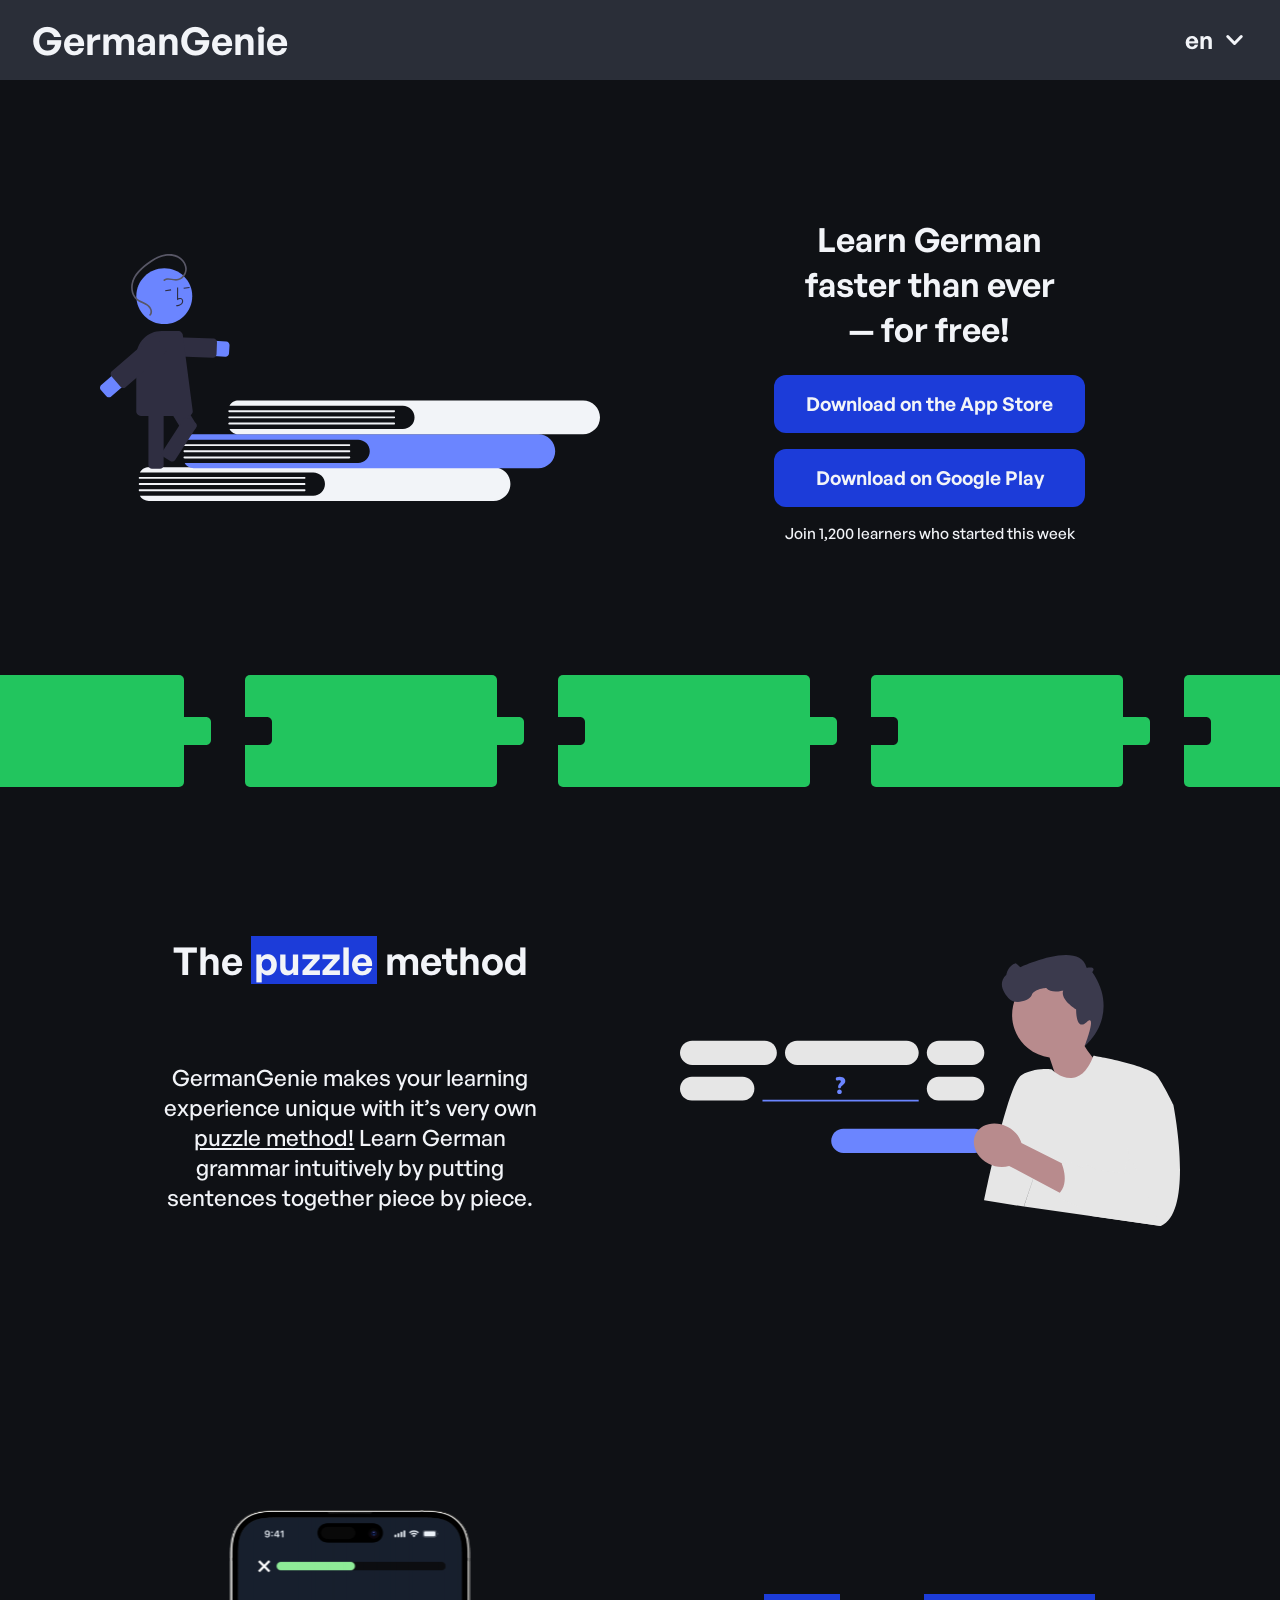
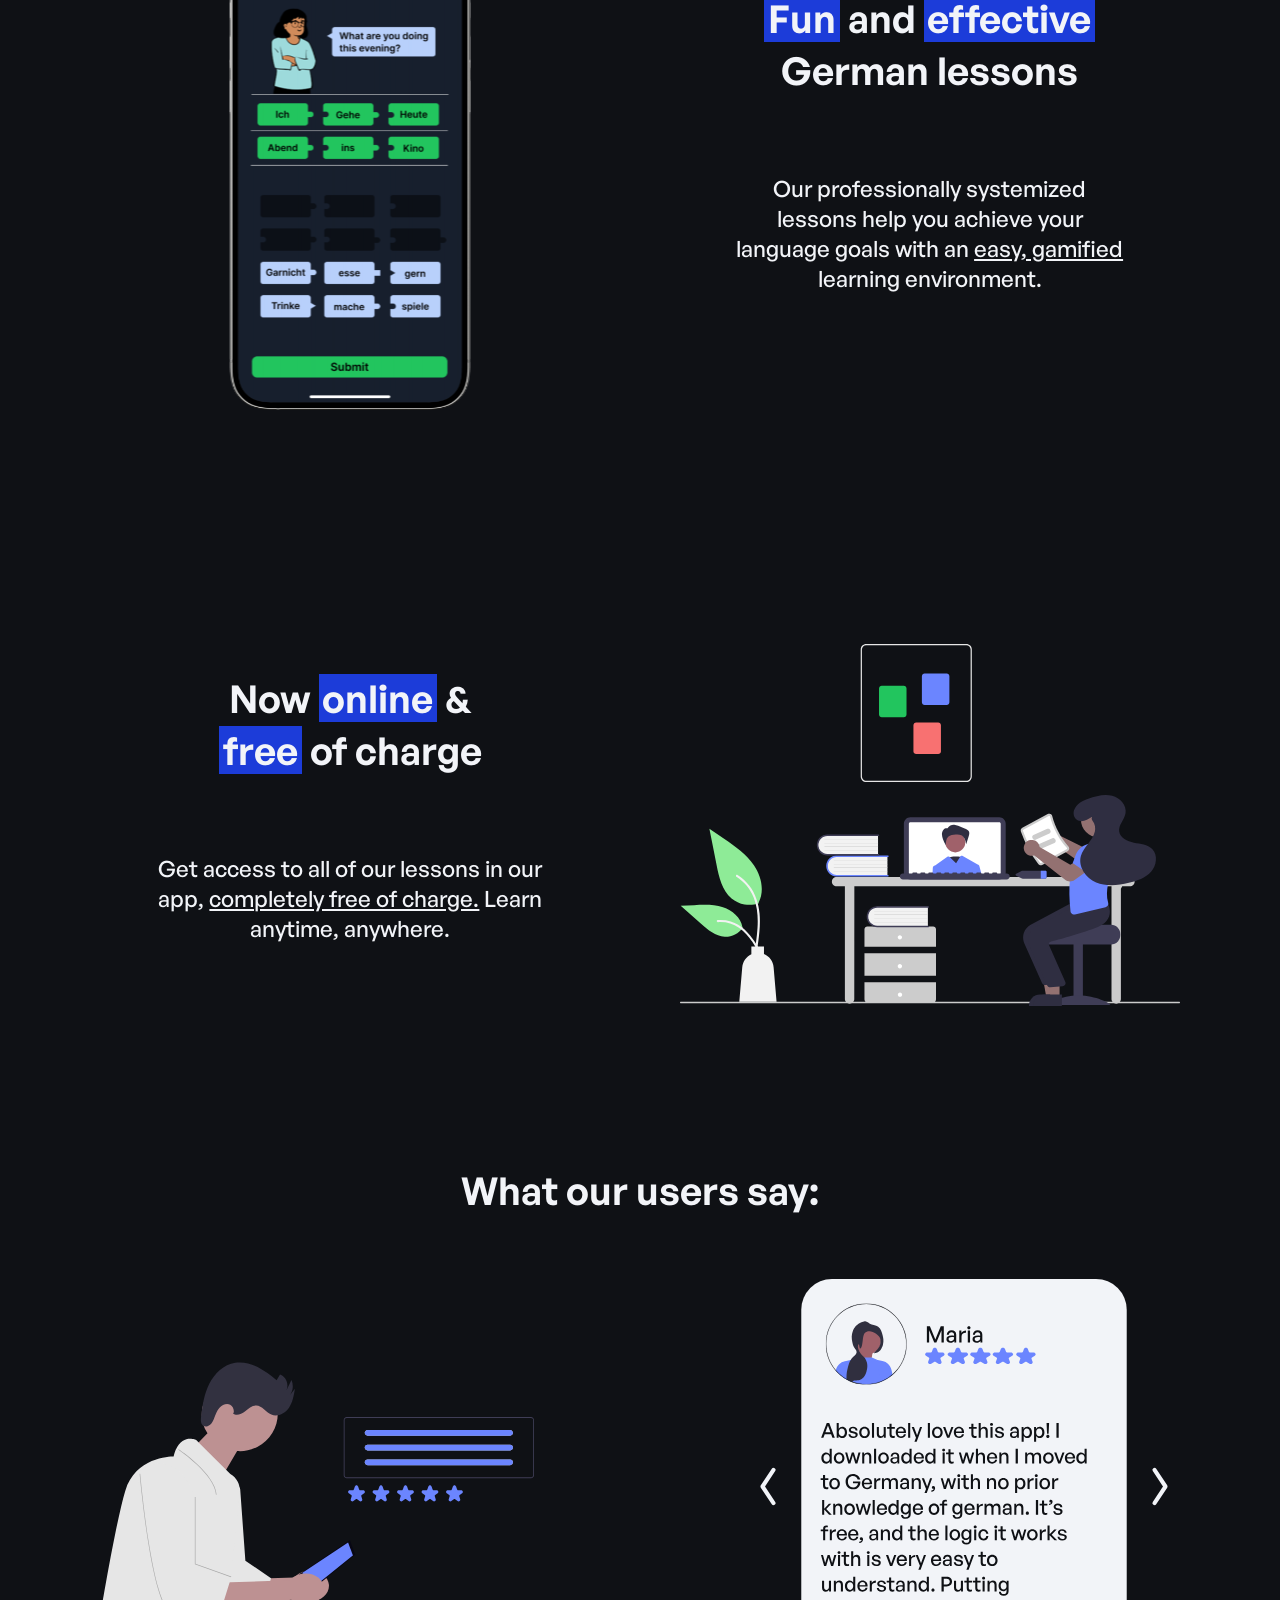
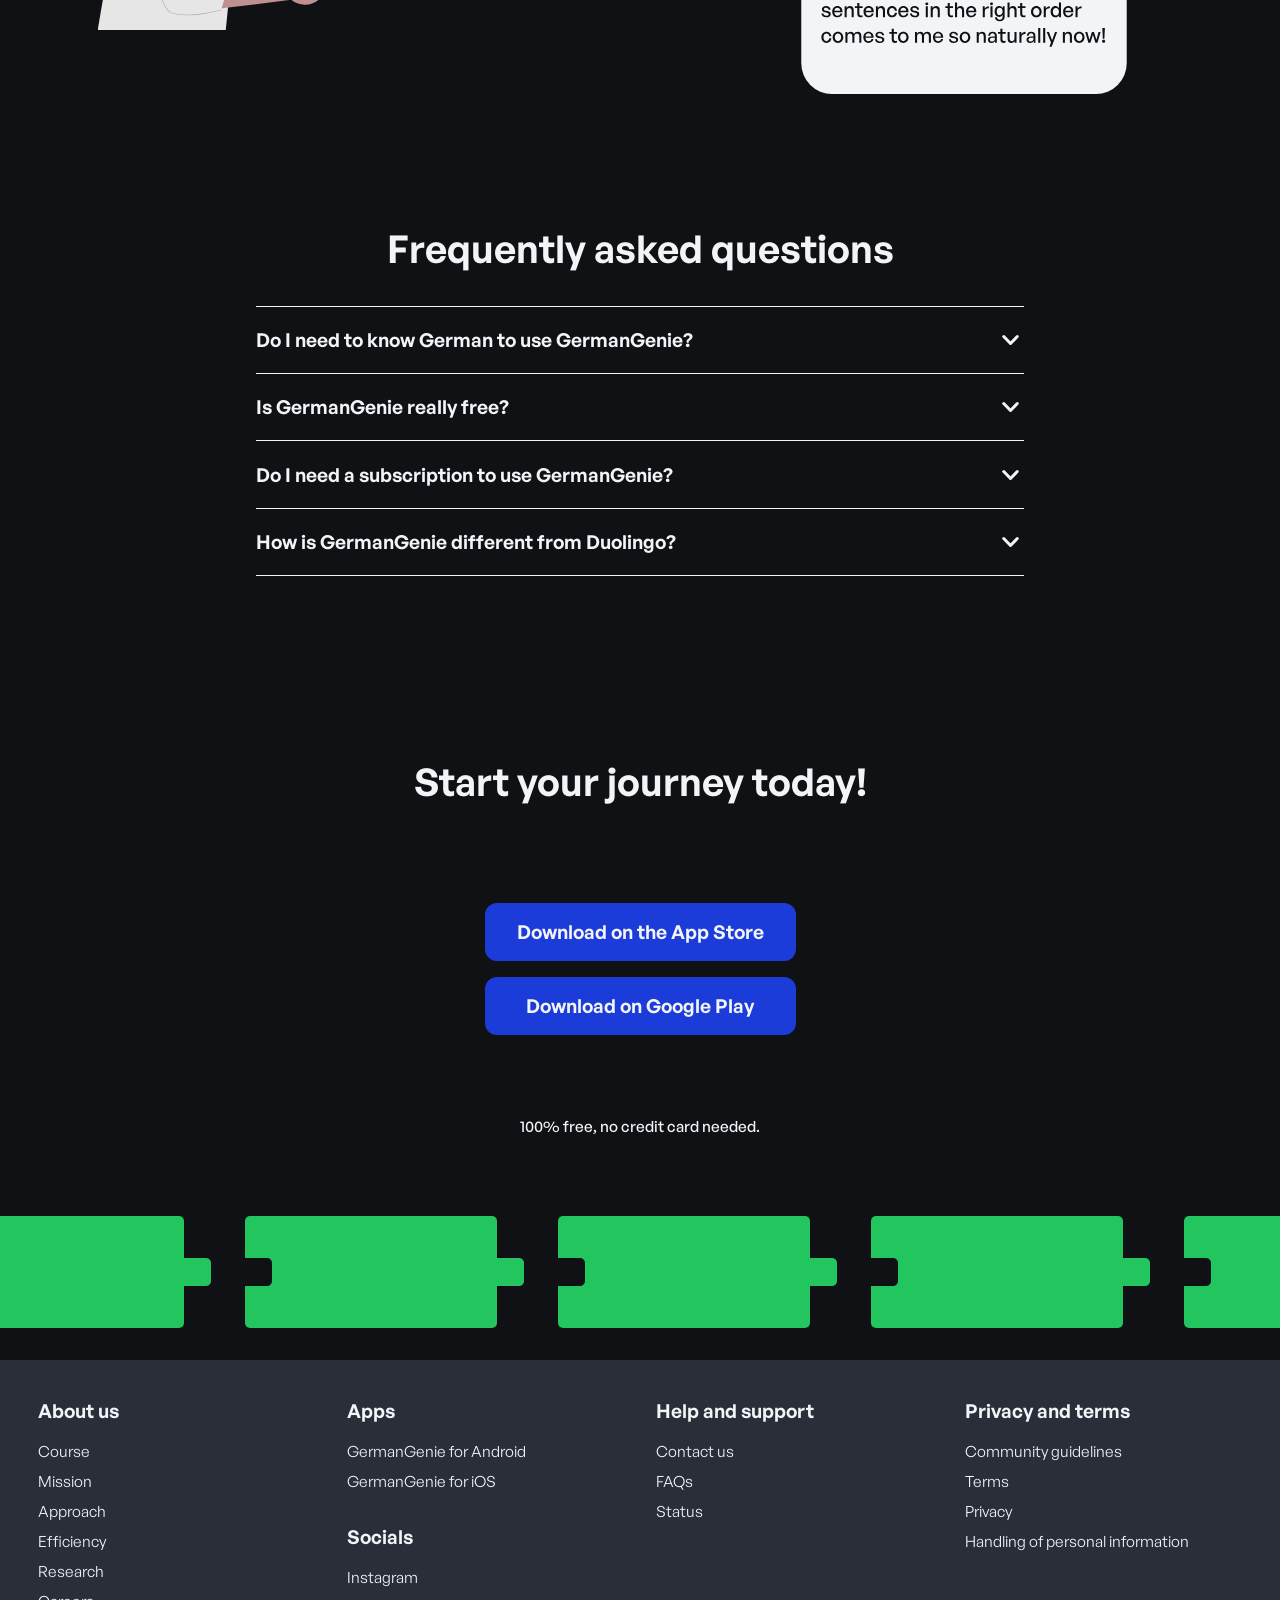
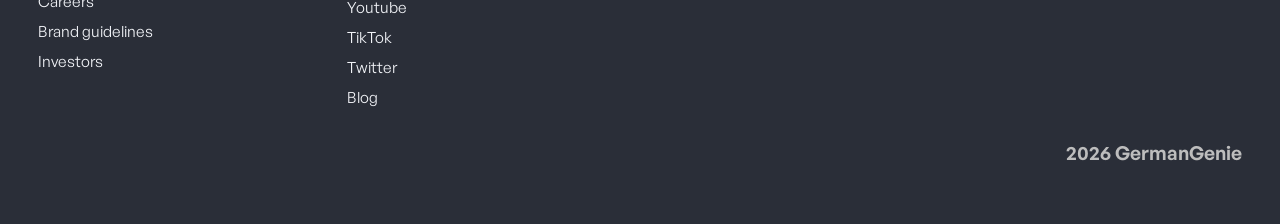
<file: index.html>
<!DOCTYPE html>
<html lang="en">
<head>
    <meta charset="UTF-8">
    <meta name="viewport" content="width=device-width, initial-scale=1.0">
    <meta name="description" content="Learn German completely for free with GermanGenie. Simple, gamified lessons for all knowledge levels. Start learning today — no strings attached.">
    <title>Learn German easily for free | Gamified Learning - GermanGenie</title>

    <meta property="og:title" content="Learn German for Free - GermanGenie">
    <meta property="og:description" content="Simple, gamified German lessons for all levels. Completely free, no strings attached.">
    <meta property="og:image" content="https://german-genie-seo.vercel.app/assets/og-image.jpg">
    <meta property="og:url" content="https://german-genie-seo.vercel.app/">
    <meta property="og:type" content="website">

    <link rel="preload" as="font" type="font/woff2" href="assets/fonts/GeneralSans/Fonts/WEB/fonts/GeneralSans-Semibold.woff2" crossorigin>
    <link rel="preconnect" href="https://fonts.googleapis.com">
    <link rel="icon" href="assets/favicon.ico">
    <link rel="preload" as="image" href="assets/first_illustration.svg">
    <link rel="stylesheet" href="style.css">

    <script type="application/ld+json">
    {
    "@context": "https://schema.org",
    "@type": "SoftwareApplication",
    "name": "GermanGenie",
    "operatingSystem": "Android, iOS",
    "applicationCategory": "EducationApplication",
    "description": "Learn German for free with GermanGenie. Gamified lessons, the puzzle method, and no credit card needed.",
    "offers": {
        "@type": "Offer",
        "price": "0",
        "priceCurrency": "EUR"
    },
    "aggregateRating": {
        "@type": "AggregateRating",
        "ratingValue": "5",
        "reviewCount": "1"
    },
    "review": {
        "@type": "Review",
        "author": {
        "@type": "Person",
        "name": "Maria"
        },
        "reviewRating": {
        "@type": "Rating",
        "ratingValue": "5"
        },
        "reviewBody": "Absolutely love this app! I downloaded it when I moved to Germany, with no prior knowledge of german. It's free, and the logic it works with is very easy to understand. Putting sentences in the right order comes to me so naturally now!"
    }
    }
    </script>

    <script type="application/ld+json">
    {
    "@context": "https://schema.org",
    "@type": "FAQPage",
    "mainEntity": [
        {
        "@type": "Question",
        "name": "Do I need to know German to use GermanGenie?",
        "acceptedAnswer": {
            "@type": "Answer",
            "text": "No prior knowledge of German is needed to get started with GermanGenie. The app is designed to be accessible to absolutely everyone, regardless of their current level. Whether you're a complete beginner or already have some experience, GermanGenie meets you where you are. For beginners, the app does a great job at teaching the basics in a simple, intuitive way. And as you progress, GermanGenie grows with you, helping you practice more efficiently and reach higher levels faster."
        }
        },
        {
        "@type": "Question",
        "name": "Is GermanGenie really free?",
        "acceptedAnswer": {
            "@type": "Answer",
            "text": "Yes, GermanGenie is completely free — no hidden fees, no premium tier, no credit card needed. Every lesson, every feature, all of it is available to everyone at no cost. We believe language learning should be accessible to anyone, anywhere, and that starts with making it free."
        }
        },
        {
        "@type": "Question",
        "name": "Do I need a subscription to use GermanGenie?",
        "acceptedAnswer": {
            "@type": "Answer",
            "text": "No subscription needed — just download the app and start learning. GermanGenie is completely free, forever."
        }
        },
        {
        "@type": "Question",
        "name": "How is GermanGenie different from Duolingo?",
        "acceptedAnswer": {
            "@type": "Answer",
            "text": "Unlike Duolingo, GermanGenie is built around its own puzzle method — you construct sentences by fitting together actual puzzle pieces, making word order feel natural and intuitive rather than something you have to memorize. This hands-on approach trains your brain to think in German from the very beginning. GermanGenie also covers the things that trip learners up the most — word order, der/die/das, and vocabulary — each with their own gamified lesson type. It's a more focused, structured way to learn that goes beyond simple translation exercises."
        }
        }
    ]
    }
    </script>

    <script type="application/ld+json">
    {
    "@context": "https://schema.org",
    "@type": "Organization",
    "name": "GermanGenie",
    "url": "https://german-genie-seo.vercel.app/",
    "description": "GermanGenie is a free German learning app with gamified lessons for all levels."
    }
    </script>

</head>
<body>
    <header>
        <span class="logo">GermanGenie</span> 
       <button class="lang-switcher">
        en <img src="assets/down_button.svg" alt="dropdown icon">
        </button>
    </header>

    <main>
    <div class="container">
        <img src="assets/first_illustration.svg" alt="Start your German learning journey with GermanGenie">
        <div>
            <h1>Learn German<br/>faster than ever<br/>— for free!</h1>
            <div class="cta-buttons">
                <button class="CTA">Download on the App Store</button>
                <button class="CTA">Download on Google Play</button>
            </div>
        <p>Join 1,200 learners who started this week</p>
        </div>
    </div>
    <img src="assets/puzzle_border.svg" alt="puzzle pieces border" class="puzzle_border" fetchpriority="high">
    <div class="flex">
        <section class="container">
            <div>
                <h2>The <span class="highlight">puzzle</span> method</h2>
                <h3>GermanGenie makes your learning experience unique with it’s very own <u>puzzle method!</u> Learn German grammar intuitively by putting sentences together piece by piece.</h3>
            </div>
            <img loading="lazy" src="assets/second_illu.svg" alt="Learn German grammar intuitively with the GermanGenie puzzle method">
        </section>
        <section class="container">
            <img loading="lazy" src="assets/iphone.svg" alt="GermanGenie app screenshot showing the puzzle method — arrange German words into the correct sentence order">
            <div>
                <h2><span class="highlight">Fun</span> and <span class="highlight">effective</span><br/>German lessons</h2>
                <h3>Our professionally systemized lessons help you achieve your language goals with an <u>easy, gamified</u> learning environment.</h3>
            </div>
        </section>
        <section class="container">
            <div>
                <h2>Now <span class="highlight">online</span> &<br/><span class="highlight">free</span> of charge</h2>
                <h3>Get access to all of our lessons in our app, <u>completely free of charge.</u> Learn anytime, anywhere.</h3>
            </div>
            <img loading="lazy" src="assets/third_illu.svg" alt="Learn German online for free, anytime anywhere">
        </section>
        <section class="testimonials">
            <h2>What our users say:</h2>
            <div class="testimonials-grid">
                <img loading="lazy" src="assets/fourth_illu.svg" alt="GermanGenie users love learning German for free">
                <img loading="lazy" src="assets/review.svg" alt="5 star review of GermanGenie by Maria: 'Absolutely love this app — free, easy to understand, and putting sentences together comes naturally now'">
            </div>
        </section>

        <section class="faq">
            <h2>Frequently asked questions</h2>
            
            <details class="faq-item">
                <summary>Do I need to know German to use GermanGenie?<img class="faq-arrow" src="assets/down_button.svg" alt=""></summary>
                <p>No prior knowledge of German is needed to get started with GermanGenie. The app is designed to be accessible to absolutely everyone, regardless of their current level. Whether you're a complete beginner or already have some experience, GermanGenie meets you where you are. For beginners, the app does a great job at teaching the basics in a simple, intuitive way. And as you progress, GermanGenie grows with you, helping you practice more efficiently and reach higher levels faster.</p>
            </details>

            <details class="faq-item">
                <summary>Is GermanGenie really free?<img class="faq-arrow" src="assets/down_button.svg" alt=""></summary>
                <p>Yes, GermanGenie is completely free — no hidden fees, no premium tier, no credit card needed. Every lesson, every feature, all of it is available to everyone at no cost. We believe language learning should be accessible to anyone, anywhere, and that starts with making it free.</p>
            </details>

            <details class="faq-item">
                <summary>Do I need a subscription to use GermanGenie?<img class="faq-arrow" src="assets/down_button.svg" alt=""></summary>
                <p>No subscription needed — just download the app and start learning. GermanGenie is completely free, forever.</p>
            </details>

            <details class="faq-item">
                <summary>How is GermanGenie different from Duolingo?<img class="faq-arrow" src="assets/down_button.svg" alt=""></summary>
                <p>Unlike Duolingo, GermanGenie is built around its own puzzle method — you construct sentences by fitting together actual puzzle pieces, making word order feel natural and intuitive rather than something you have to memorize. This hands-on approach trains your brain to think in German from the very beginning. GermanGenie also covers the things that trip learners up the most — word order, der/die/das, and vocabulary — each with their own gamified lesson type. It's a more focused, structured way to learn that goes beyond simple translation exercises.</p>
            </details>
        </section>

        <section class="cta-section">
            <h2>Start your journey today!</h2>
            <div class="cta-buttons">
                <button class="CTA">Download on the App Store</button>
                <button class="CTA">Download on Google Play</button>
            </div>
            <p>100% free, no credit card needed.</p>
            <img loading="lazy" src="assets/puzzle_border.svg" alt="puzzle pieces border" class="puzzle_border">
        </section>
    </div>
    </main>
    
    <footer>    
        <div class="footer-grid">
            <div class="footer-col">
                <h3>About us</h3>
                <a href="#">Course</a>
                <a href="#">Mission</a>
                <a href="#">Approach</a>
                <a href="#">Efficiency</a>
                <a href="#">Research</a>
                <a href="#">Careers</a>
                <a href="#">Brand guidelines</a>
                <a href="#">Investors</a>
            </div>
            <div class="footer-col">
                <h3>Apps</h3>
                <a href="#">GermanGenie for Android</a>
                <a href="#">GermanGenie for iOS</a>
                <h3>Socials</h3>
                <a href="#">Instagram</a>
                <a href="#">Youtube</a>
                <a href="#">TikTok</a>
                <a href="#">Twitter</a>
                <a href="#">Blog</a>
            </div>
            <div class="footer-col">
                <h3>Help and support</h3>
                <a href="#">Contact us</a>
                <a href="#">FAQs</a>
                <a href="#">Status</a>
            </div>
            <div class="footer-col">
                <h3>Privacy and terms</h3>
                <a href="#">Community guidelines</a>
                <a href="#">Terms</a>
                <a href="#">Privacy</a>
                <a href="#">Handling of personal information</a>
            </div>
        </div>
  <p class="footer-copy">2026 GermanGenie</p>
</footer>
</body>
</html>
</file>
<file: style.css>
body {
    margin: 0;
    background-color: #0F1115;
}

header {
    display: flex;
    justify-content: space-between;
    align-items: center;
    background-color: #2A2E38;
    width: 100%;
    height: 5em;
    position: sticky;
    z-index: 100;
    top: 0;
}

header > .logo, .lang-switcher {
    margin: 0;
    padding-left: 2rem;
    padding-right: 2rem;
}

.lang-switcher {
    display: flex;
    align-items: center;
    gap: 0.5rem;
    background: transparent;
    border: none;
    cursor: pointer;
    font-family: 'GeneralSans-Semibold';
    font-size: clamp(1rem, 2vw, 1.5rem);
    color: #F2F4F8;
}

.puzzle_border {
    width: 100%;
    height: auto;
    display: block;
}

.highlight {
    background-color: #1C3CD9;
    padding: 0 0.1em;
}

.container {
    display: grid;
    grid-template-columns: 1fr 1fr;
    align-items: center;
    gap: 2rem;
    justify-items: center;
    padding: clamp(3rem, 9vw, 9em) clamp(2rem, 6vw, 6em);
}

.container img {
    width: 100%;
    max-width: 500px;
    max-height: 500px;
}

p {
    color: #F2F4F8;
    font-family: 'GeneralSans-Medium';
    font-size: clamp(0.75rem, 1.2vw, 1rem);
}

.flex {
    display: flex;
    flex-direction: column;
}

.logo {
    color: #F2F4F8;
    font-family: 'GeneralSans-Semibold';
    font-size: clamp(1.5rem, 3vw, 2.5rem);
}

h1 {
    color: #F2F4F8;
    font-family: 'GeneralSans-Semibold';
    font-size: clamp(1.2rem, 2.6vw, 2.3rem);
}

h2 {
    color: #F2F4F8;
    font-family: 'GeneralSans-Semibold';
    font-size: clamp(1.5rem, 3vw, 2.5rem);
    text-align: center;
}

h3 {
    color: #F2F4F8;
    font-family: 'GeneralSans-Medium';
    font-size: clamp(1rem, 1.8vw, 1.4rem);
    font-weight: 500;
    padding: 2em clamp(1rem, 6vw, 6em);
}

.cta-buttons {
    display: flex;
    flex-direction: column;
    gap: 1rem;
    max-width: 400px;
    margin: 0 auto;
}

.CTA {
    background-color: #1C3CD9;
    color: #F2F4F8;
    border: none;
    border-radius: 0.75rem;
    padding: 1rem 2rem;
    font-size: clamp(1rem, 1.5vw, 1.3rem);
    font-family: 'GeneralSans-Semibold';
    cursor: pointer;
}

.container > div {
    text-align: center;
    align-content: center;
}

.testimonials {
    display: flex;
    flex-direction: column;
    align-items: center;
    text-align: center;
}

.testimonials-grid {
    display: grid;
    grid-template-columns: 1fr 1fr;
    align-items: center;
    gap: 1rem;
    justify-items: center;
    width: 100%;
}

.testimonials-grid > img {
    width: 100%;
    max-width: 500px;
    height: auto;
    padding: clamp(2em, 2vw, 6em);
    box-sizing: border-box;
}

.testimonials > h2 {
    margin-top: 1em;
}

.faq {
    display: flex;
    flex-direction: column;
    align-items: center;
    padding: 4rem clamp(2rem, 10vw, 12rem);
}

.faq-item {
    width: 100%;
    border-top: 1px solid #F2F4F8;
    padding: 1.2rem 0;
    max-width: 60vw;
}

.faq-item:last-of-type {
    border-bottom: 1px solid #F2F4F8;
}

.faq-item summary {
    font-family: 'GeneralSans-Semibold';
    font-size: clamp(1rem, 1.5vw, 1.2rem);
    color: #F2F4F8;
    cursor: pointer;
    list-style: none;
    display: flex;
    justify-content: space-between;
    align-items: center;
}

.faq-item summary::-webkit-details-marker {
    display: none;
}

.faq-arrow {
    transition: transform 0.2s;
}

.faq-item[open] .faq-arrow {
    transform: rotate(180deg);
}

.faq-item p {
    color: #F2F4F8;
    font-family: 'GeneralSans-Medium';
    font-size: clamp(0.85rem, 1.2vw, 1rem);
    margin-top: 1rem;
    line-height: 1.6;
}

.cta-section {
    display: flex;
    flex-direction: column;
    align-items: center;
    gap: clamp(2rem, 5vw, 5rem);
}

.cta-section > h2 {
    margin-top: 3em;
}

.cta-section > .CTA {
    background-color: #1C3CD9;
    color: #F2F4F8;
    border: none;
    border-radius: 0.75rem;
    padding: 1rem 3rem;
    font-size: clamp(1.2rem, 3vw, 2.4rem);
    font-family: 'GeneralSans-Semibold';
    cursor: pointer;
    width: auto;
}

footer {
    padding: clamp(1.5rem, 3vw, 3rem);
    background-color: #2A2E38;
    margin-top: 2em;
}

.footer-grid {
    display: grid;
    grid-template-columns: repeat(4, 1fr);
    gap: 2rem;
}

.footer-col {
    display: flex;
    flex-direction: column;
    gap: 0.5rem;
}

.footer-col h3 {
    margin-bottom: 0.5rem;
    margin-top: 1.5rem;
    color: #F2F4F8;
    font-family: 'GeneralSans-Semibold';
    font-size: clamp(0.9rem, 1.5vw, 1.25rem);
    padding: 0;
    font-weight: normal;
    text-align: left;
}

.footer-col h3:first-child {
    margin-top: 0;
}

.footer-col a {
    text-decoration: none;
    color: #F2F4F8;
    font-family: 'GeneralSans-Regular';
    font-size: clamp(0.85rem, 1.2vw, 1.1rem);
    cursor: pointer;
}

.footer-copy {
    text-align: right;
    margin-top: 2rem;
    color: #BDBDBD;
    font-family: 'GeneralSans-Semibold';
    font-size: clamp(0.85rem, 1.5vw, 1.25rem);
}

@font-face {
    font-family: 'GeneralSans-Regular';
    src: url('assets/fonts/GeneralSans/Fonts/WEB/fonts/GeneralSans-Regular.woff2') format('woff2');
    font-weight: 400;
    font-display: swap;
    font-style: normal;
}

@font-face {
    font-family: 'GeneralSans-Medium';
    src: url('assets/fonts/GeneralSans/Fonts/WEB/fonts/GeneralSans-Medium.woff2') format('woff2');
    font-weight: 500;
    font-display: swap;
    font-style: normal;
}

@font-face {
    font-family: 'GeneralSans-Semibold';
    src: url('assets/fonts/GeneralSans/Fonts/WEB/fonts/GeneralSans-Semibold.woff2') format('woff2');
    font-weight: 600;
    font-display: swap;
    font-style: normal;
}

@font-face {
    font-family: 'GeneralSans-Bold';
    src: url('assets/fonts/GeneralSans/Fonts/WEB/fonts/GeneralSans-Bold.woff2') format('woff2');
    font-weight: 700;
    font-display: swap;
    font-style: normal;
}
</file>
